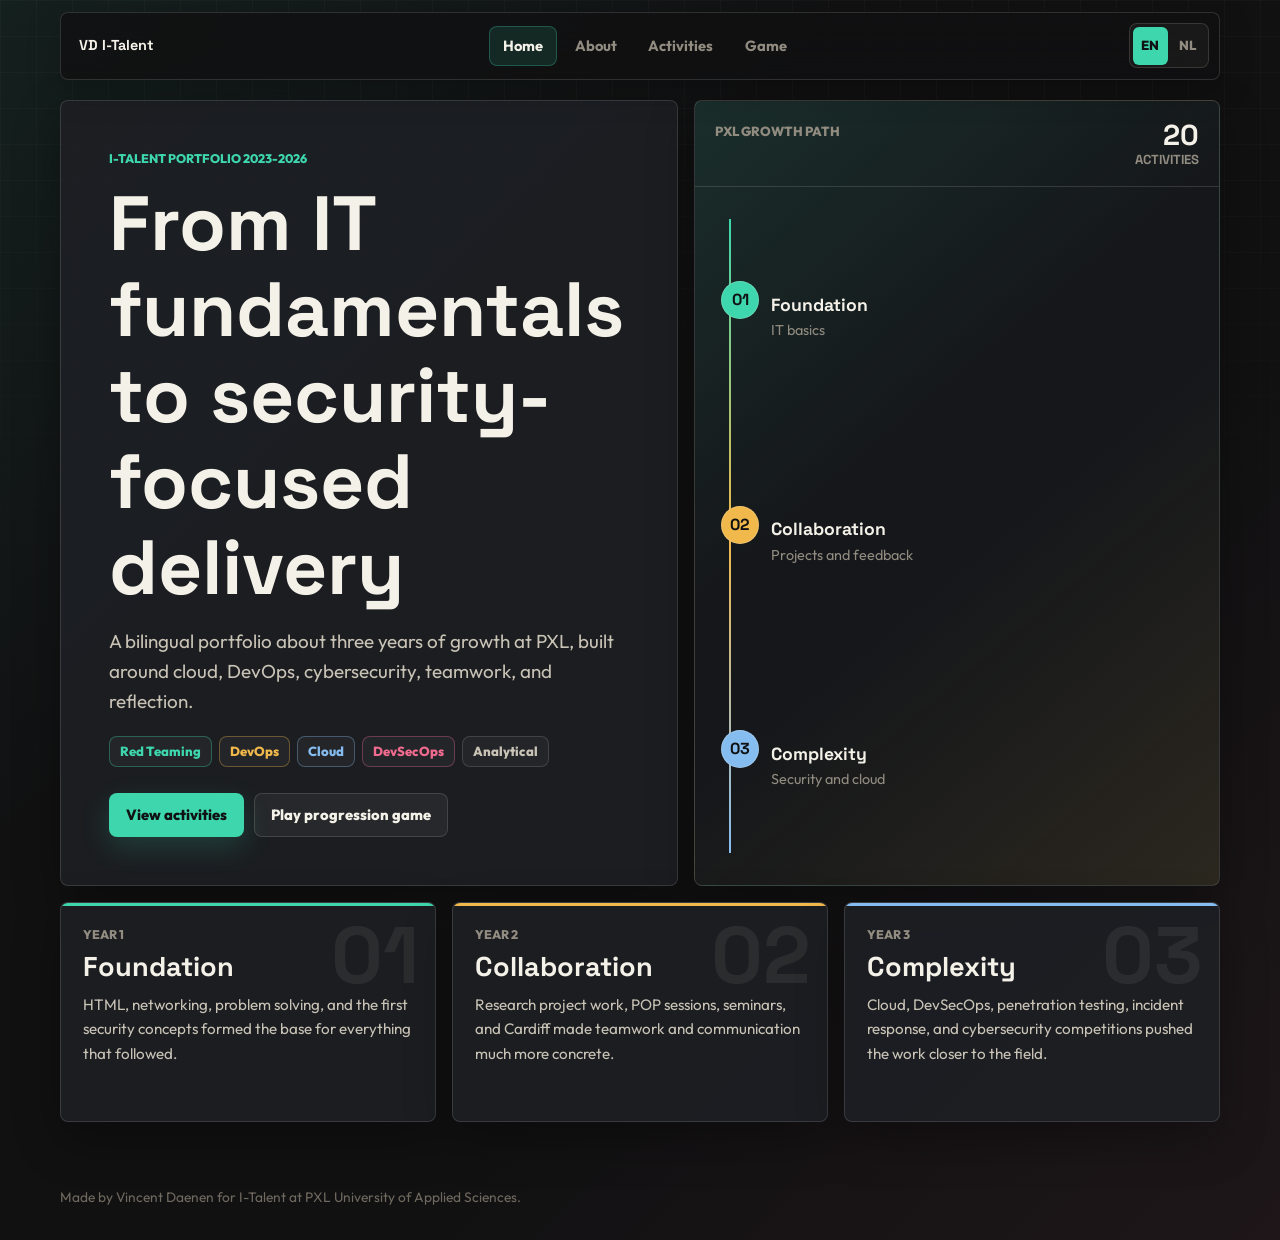
<file: index.html>
<!doctype html>
<html lang="en">
<head>
  <meta charset="UTF-8">
  <meta name="viewport" content="width=device-width, initial-scale=1.0">
  <title>Vincent Daenen | I-Talent Portfolio</title>
  <link rel="preconnect" href="https://fonts.googleapis.com">
  <link rel="preconnect" href="https://fonts.gstatic.com" crossorigin>
  <link href="https://fonts.googleapis.com/css2?family=Outfit:wght@300;400;500;700;800&family=Space+Grotesk:wght@400;500;700;800&display=swap" rel="stylesheet">
  <link rel="stylesheet" href="assets/css/style.css">
</head>
<body data-title-key="title.home">
  <header class="site-header">
    <a class="logo" href="index.html">VD I-Talent</a>
    <nav class="site-nav" aria-label="Main navigation">
      <a href="index.html" data-i18n="nav.home">Home</a>
      <a href="voorstellen.html" data-i18n="nav.about">About</a>
      <a href="activiteiten.html" data-i18n="nav.activities">Activities</a>
      <a href="game.html" data-i18n="nav.game">Game</a>
    </nav>
    <div class="language-toggle" role="group" data-i18n-aria="language.label" aria-label="Language">
      <button type="button" data-lang-choice="en">EN</button>
      <button type="button" data-lang-choice="nl">NL</button>
    </div>
  </header>

  <main class="container home-page">
    <section class="hero-layout">
      <div class="hero-copy">
        <p class="eyebrow" data-i18n="home.eyebrow">I-Talent portfolio 2023-2026</p>
        <h1 data-i18n="home.title">From IT fundamentals to security-focused delivery</h1>
        <p class="lead" data-i18n="home.lead">A bilingual portfolio about three years of growth at PXL, built around cloud, DevOps, cybersecurity, teamwork, and reflection.</p>
        <div class="skill-tags" aria-label="Focus areas">
          <span class="skill-tag teal">Red Teaming</span>
          <span class="skill-tag amber">DevOps</span>
          <span class="skill-tag blue">Cloud</span>
          <span class="skill-tag rose">DevSecOps</span>
          <span class="skill-tag" data-i18n="home.tag.analysis">Analytical</span>
        </div>
        <div class="cta-row">
          <a class="btn btn-primary" href="activiteiten.html" data-i18n="home.cta.activities">View activities</a>
          <a class="btn btn-ghost" href="game.html" data-i18n="home.cta.game">Play progression game</a>
        </div>
      </div>

      <aside class="progress-board" data-i18n-aria="home.board.aria" aria-label="Three year progression">
        <div class="board-header">
          <p class="board-kicker" data-i18n="home.board.kicker">PXL growth path</p>
          <p class="board-score">20 <span data-i18n="home.board.activities">activities</span></p>
        </div>
        <div class="progress-lane">
          <div class="lane-node node-one">
            <span>01</span>
            <strong data-i18n="home.year1.title">Foundation</strong>
            <small data-i18n="home.year1.short">IT basics</small>
          </div>
          <div class="lane-node node-two">
            <span>02</span>
            <strong data-i18n="home.year2.title">Collaboration</strong>
            <small data-i18n="home.year2.short">Projects and feedback</small>
          </div>
          <div class="lane-node node-three">
            <span>03</span>
            <strong data-i18n="home.year3.title">Complexity</strong>
            <small data-i18n="home.year3.short">Security and cloud</small>
          </div>
        </div>
      </aside>
    </section>

    <section class="year-grid" aria-label="Portfolio years">
      <article class="year-card" data-year="1">
        <span class="year-number">01</span>
        <p class="year-label" data-i18n="home.year1.label">Year 1</p>
        <h2 data-i18n="home.year1.title">Foundation</h2>
        <p data-i18n="home.year1.body">HTML, networking, problem solving, and the first security concepts formed the base for everything that followed.</p>
      </article>
      <article class="year-card" data-year="2">
        <span class="year-number">02</span>
        <p class="year-label" data-i18n="home.year2.label">Year 2</p>
        <h2 data-i18n="home.year2.title">Collaboration</h2>
        <p data-i18n="home.year2.body">Research project work, POP sessions, seminars, and Cardiff made teamwork and communication much more concrete.</p>
      </article>
      <article class="year-card" data-year="3">
        <span class="year-number">03</span>
        <p class="year-label" data-i18n="home.year3.label">Year 3</p>
        <h2 data-i18n="home.year3.title">Complexity</h2>
        <p data-i18n="home.year3.body">Cloud, DevSecOps, penetration testing, incident response, and cybersecurity competitions pushed the work closer to the field.</p>
      </article>
    </section>
  </main>

  <footer class="site-footer">
    <p data-i18n="footer.text">Made by Vincent Daenen for I-Talent at PXL University of Applied Sciences.</p>
  </footer>

  <script src="assets/js/main.js"></script>
</body>
</html>
</file>
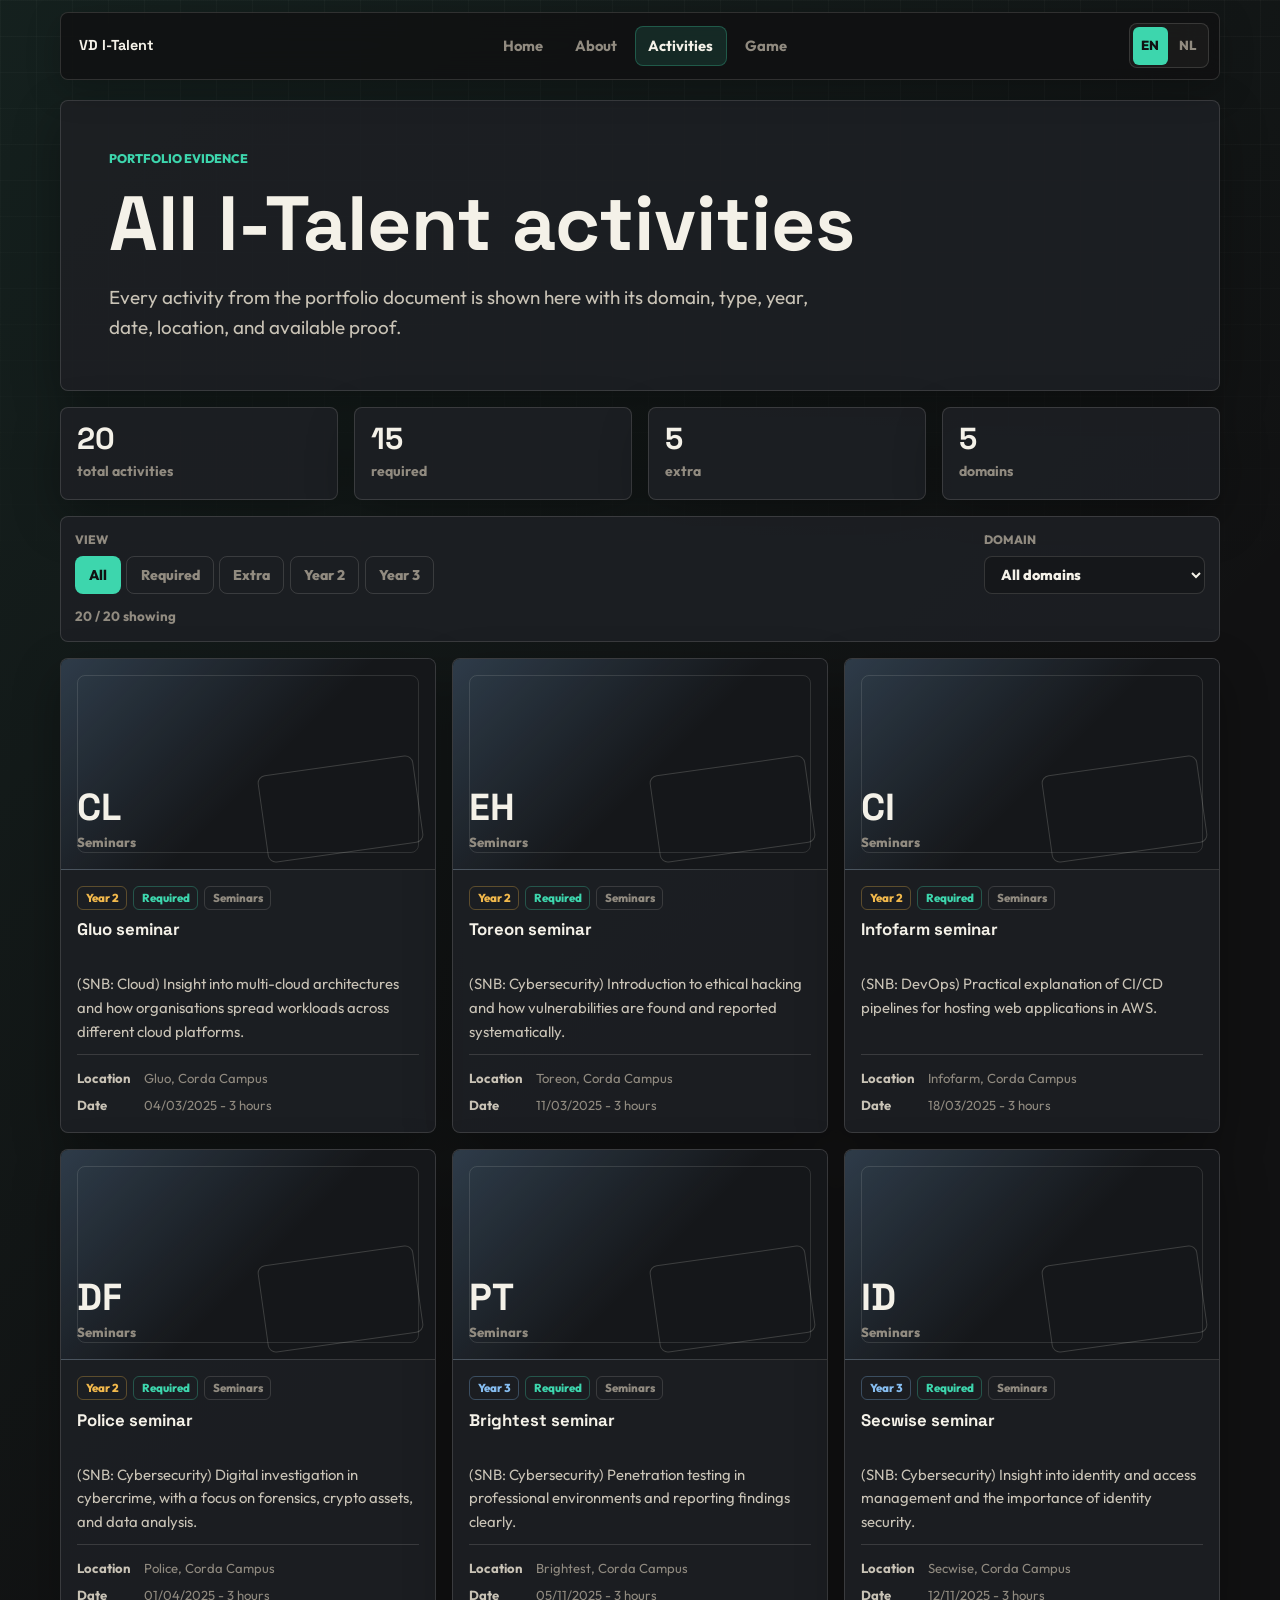
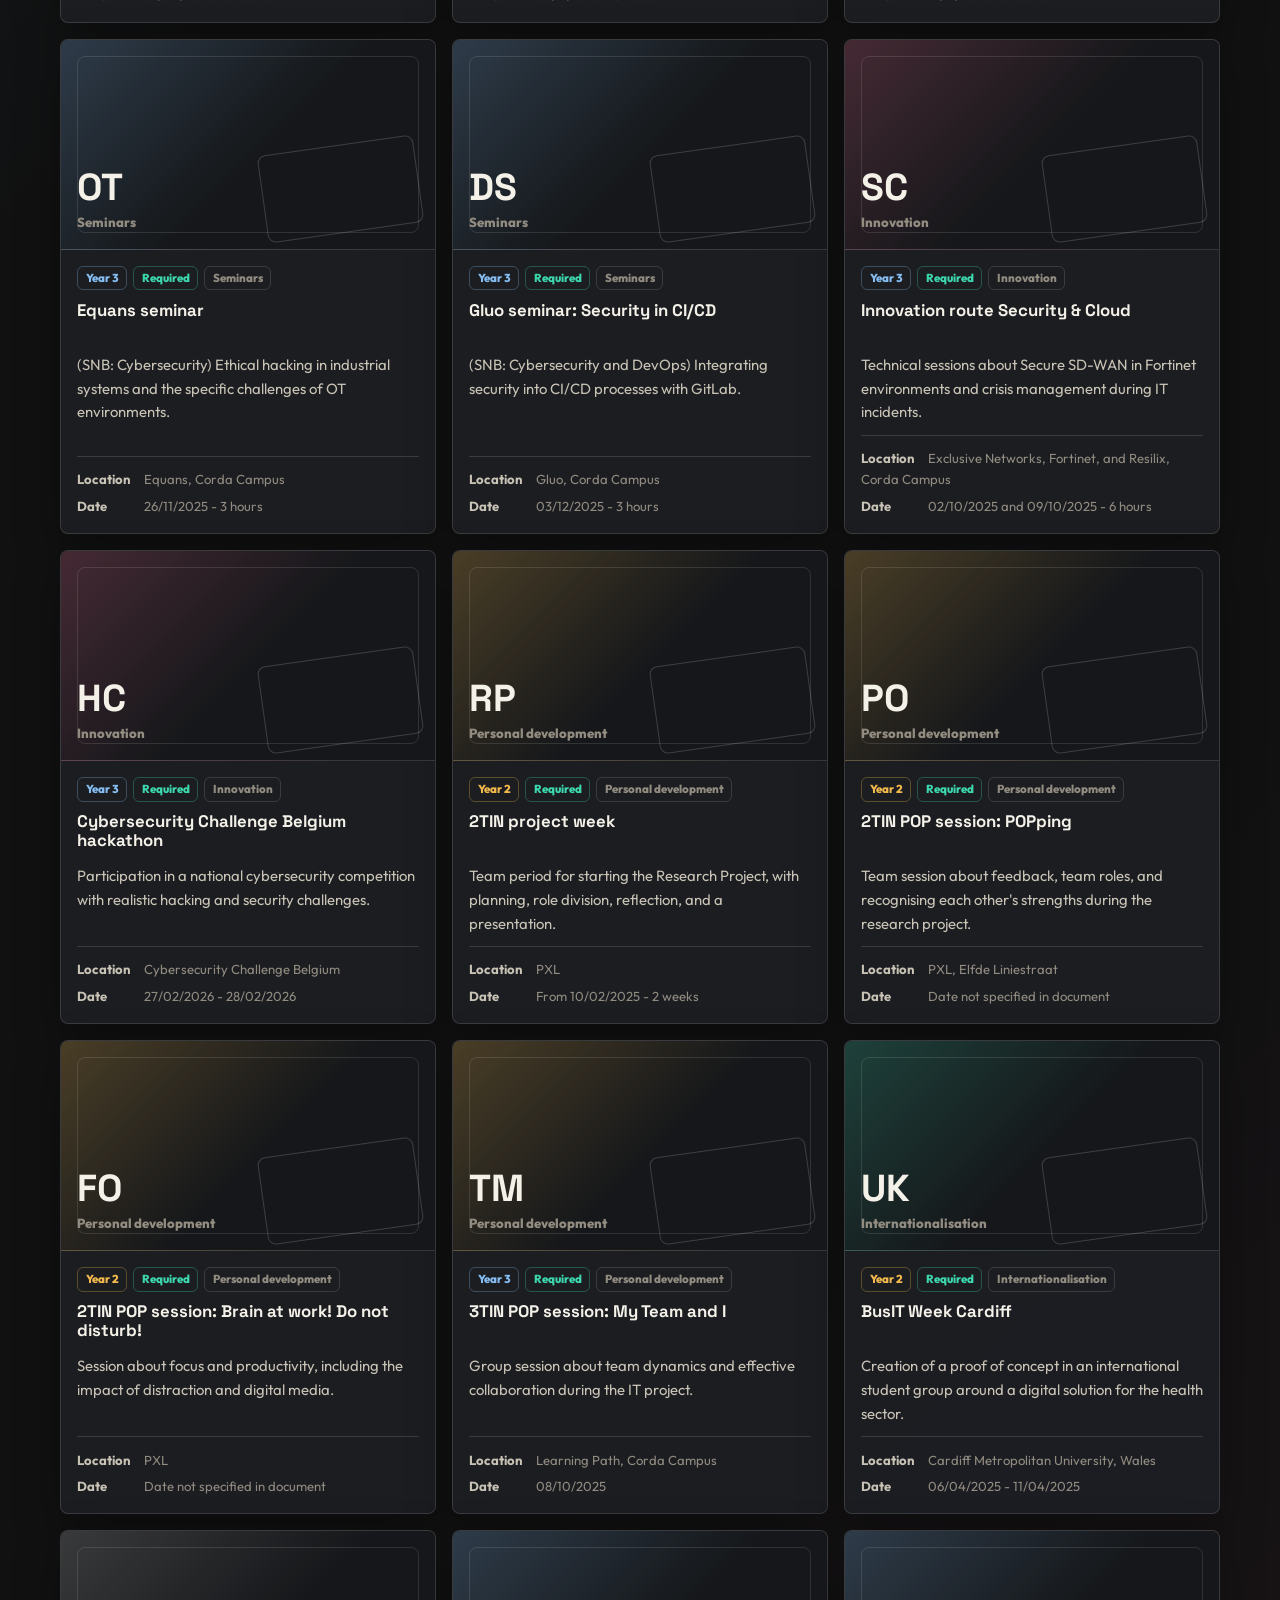
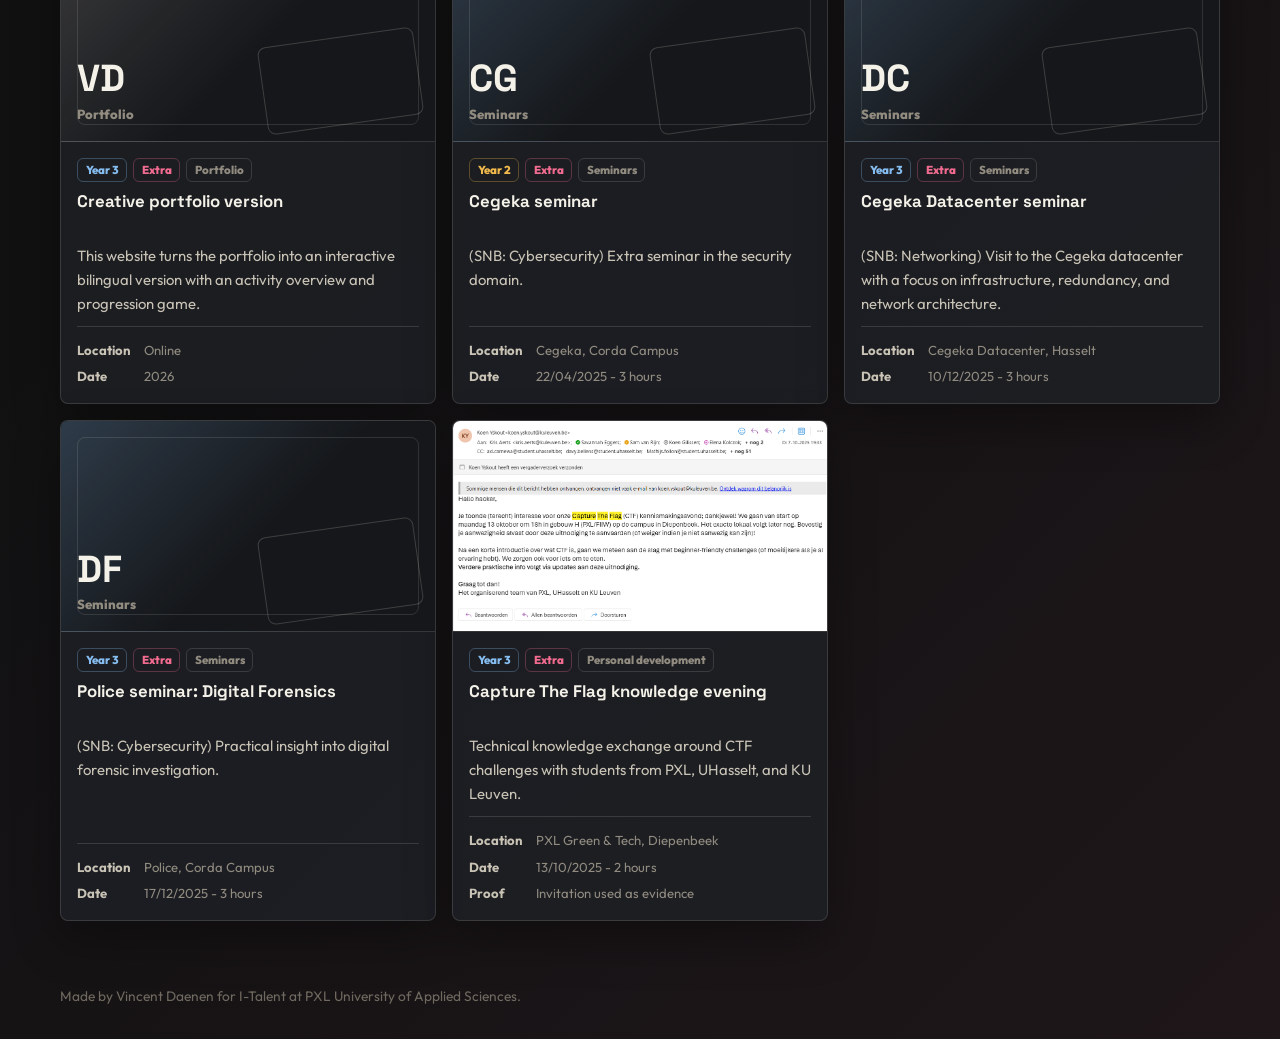
<file: activiteiten.html>
<!doctype html>
<html lang="en">
<head>
  <meta charset="UTF-8">
  <meta name="viewport" content="width=device-width, initial-scale=1.0">
  <title>Activities | Vincent Daenen</title>
  <link rel="preconnect" href="https://fonts.googleapis.com">
  <link rel="preconnect" href="https://fonts.gstatic.com" crossorigin>
  <link href="https://fonts.googleapis.com/css2?family=Outfit:wght@300;400;500;700;800&family=Space+Grotesk:wght@400;500;700;800&display=swap" rel="stylesheet">
  <link rel="stylesheet" href="assets/css/style.css">
</head>
<body data-title-key="title.activities">
  <header class="site-header">
    <a class="logo" href="index.html">VD I-Talent</a>
    <nav class="site-nav" aria-label="Main navigation">
      <a href="index.html" data-i18n="nav.home">Home</a>
      <a href="voorstellen.html" data-i18n="nav.about">About</a>
      <a href="activiteiten.html" data-i18n="nav.activities">Activities</a>
      <a href="game.html" data-i18n="nav.game">Game</a>
    </nav>
    <div class="language-toggle" role="group" data-i18n-aria="language.label" aria-label="Language">
      <button type="button" data-lang-choice="en">EN</button>
      <button type="button" data-lang-choice="nl">NL</button>
    </div>
  </header>

  <main class="container page">
    <section class="page-intro">
      <p class="eyebrow" data-i18n="activities.eyebrow">Portfolio evidence</p>
      <h1 data-i18n="activities.title">All I-Talent activities</h1>
      <p class="lead" data-i18n="activities.lead">Every activity from the portfolio document is shown here with its domain, type, year, date, location, and available proof.</p>
    </section>

    <section id="activity-stats" class="activity-stats" aria-label="Activity totals"></section>
    <section class="filters" id="activity-filters" aria-label="Activity filters"></section>
    <section id="activiteiten-grid" class="activities-grid" aria-live="polite"></section>
  </main>

  <footer class="site-footer">
    <p data-i18n="footer.text">Made by Vincent Daenen for I-Talent at PXL University of Applied Sciences.</p>
  </footer>

  <script src="assets/js/main.js"></script>
  <script src="assets/js/activiteiten.js"></script>
</body>
</html>
</file>
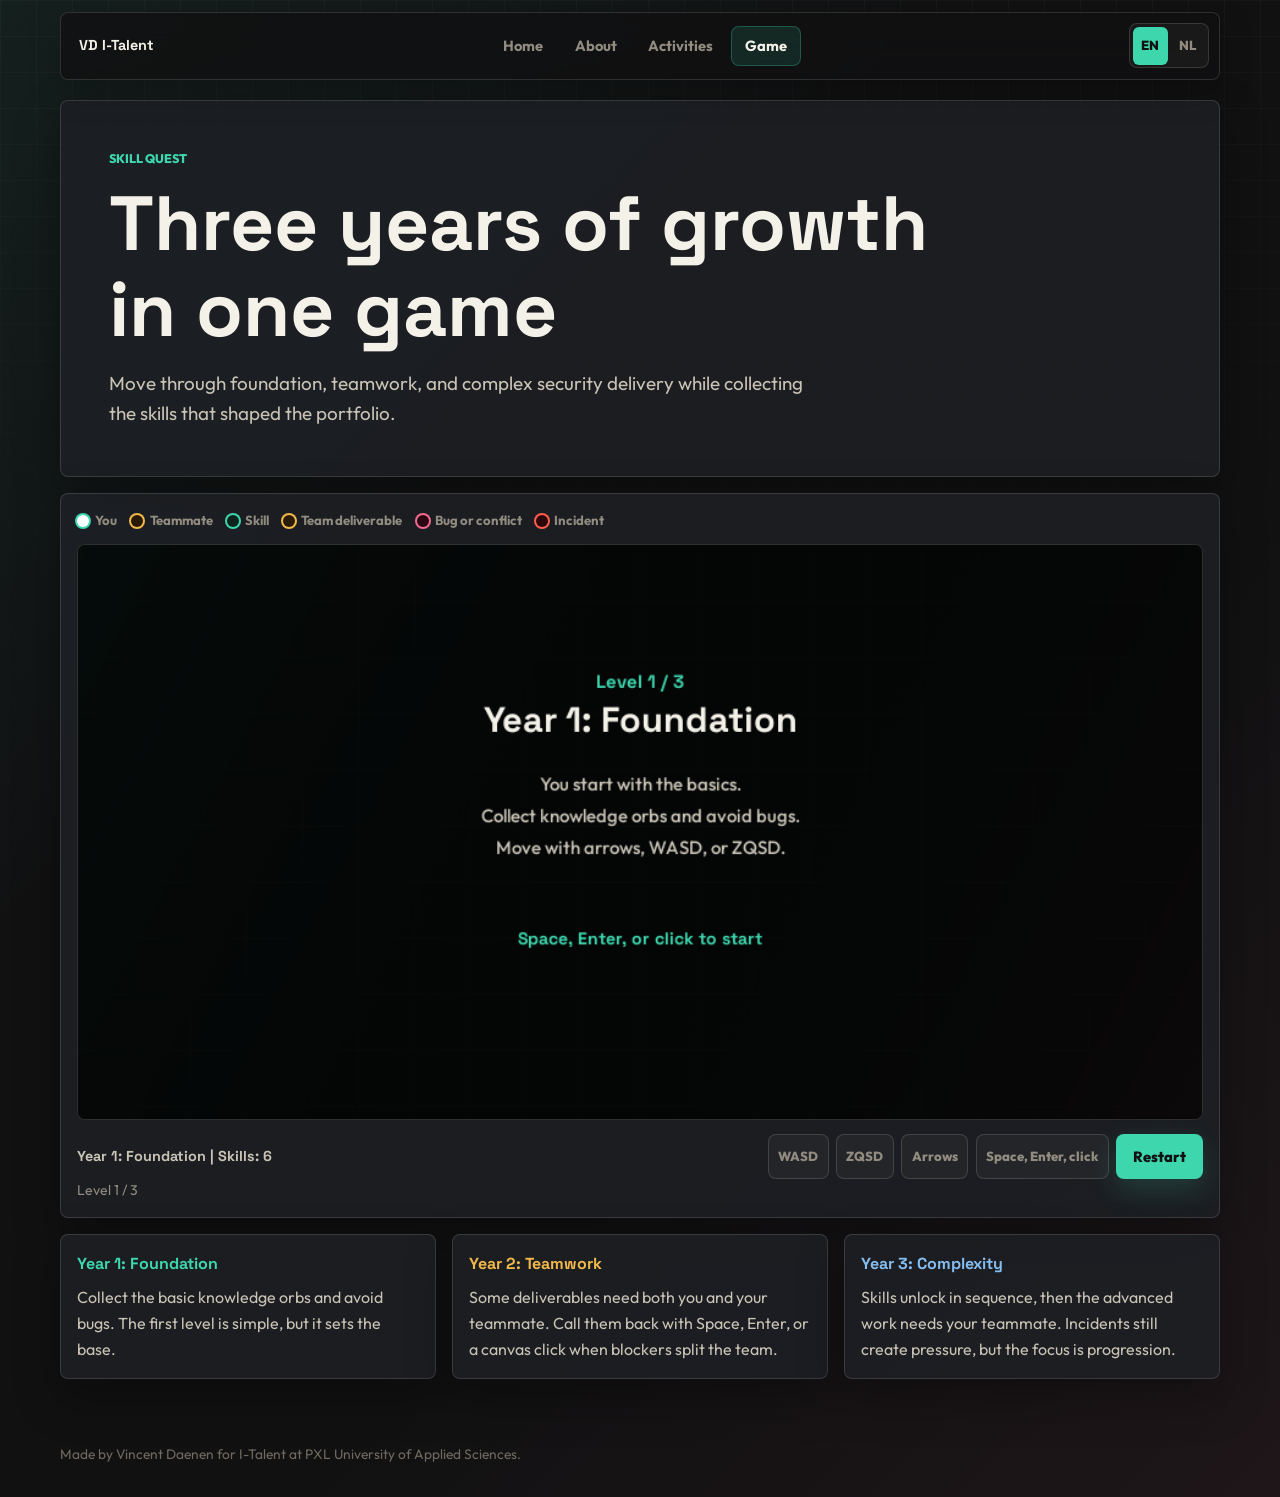
<file: game.html>
<!doctype html>
<html lang="en">
<head>
  <meta charset="UTF-8">
  <meta name="viewport" content="width=device-width, initial-scale=1.0">
  <title>Progression Game | Vincent Daenen</title>
  <link rel="preconnect" href="https://fonts.googleapis.com">
  <link rel="preconnect" href="https://fonts.gstatic.com" crossorigin>
  <link href="https://fonts.googleapis.com/css2?family=Outfit:wght@300;400;500;700;800&family=Space+Grotesk:wght@400;500;700;800&display=swap" rel="stylesheet">
  <link rel="stylesheet" href="assets/css/style.css">
</head>
<body data-title-key="title.game">
  <header class="site-header">
    <a class="logo" href="index.html">VD I-Talent</a>
    <nav class="site-nav" aria-label="Main navigation">
      <a href="index.html" data-i18n="nav.home">Home</a>
      <a href="voorstellen.html" data-i18n="nav.about">About</a>
      <a href="activiteiten.html" data-i18n="nav.activities">Activities</a>
      <a href="game.html" data-i18n="nav.game">Game</a>
    </nav>
    <div class="language-toggle" role="group" data-i18n-aria="language.label" aria-label="Language">
      <button type="button" data-lang-choice="en">EN</button>
      <button type="button" data-lang-choice="nl">NL</button>
    </div>
  </header>

  <main class="container page">
    <section class="page-intro">
      <p class="eyebrow" data-i18n="game.eyebrow">Skill Quest</p>
      <h1 data-i18n="game.title">Three years of growth in one game</h1>
      <p class="lead" data-i18n="game.lead">Move through foundation, teamwork, and complex security delivery while collecting the skills that shaped the portfolio.</p>
    </section>

    <section class="game-shell">
      <div class="game-legend">
        <span class="legend-item"><span class="legend-dot legend-player"></span><span data-i18n="game.legend.player">You</span></span>
        <span class="legend-item"><span class="legend-dot legend-team"></span><span data-i18n="game.legend.team">Teammate</span></span>
        <span class="legend-item"><span class="legend-dot legend-orb"></span><span data-i18n="game.legend.skill">Skill</span></span>
        <span class="legend-item"><span class="legend-dot legend-team-orb"></span><span data-i18n="game.legend.teamorb">Team deliverable</span></span>
        <span class="legend-item"><span class="legend-dot legend-bug"></span><span data-i18n="game.legend.blocker">Bug or conflict</span></span>
        <span class="legend-item"><span class="legend-dot legend-incident"></span><span data-i18n="game.legend.incident">Incident</span></span>
      </div>

      <canvas id="gameCanvas" width="920" height="470" data-i18n-aria="game.canvas.aria" aria-label="Skill Quest progression game"></canvas>

      <div class="game-info">
        <p id="gameStatus">Loading...</p>
        <div class="game-actions">
          <span class="control-chip">WASD</span>
          <span class="control-chip">ZQSD</span>
          <span class="control-chip" data-i18n="game.controls.arrows">Arrows</span>
          <span class="control-chip" data-i18n="game.controls.action">Space, Enter, click</span>
          <button id="restartBtn" class="btn btn-primary" type="button" data-i18n="game.restart">Restart</button>
        </div>
      </div>
      <p id="gameNarrative" class="mini-note">Level 1 / 3</p>
    </section>

    <section class="game-guide">
      <article class="guide-card">
        <p class="guide-year year-one" data-i18n="game.guide.year1">Year 1: Foundation</p>
        <p data-i18n="game.guide.year1.body">Collect the basic knowledge orbs and avoid bugs. The first level is simple, but it sets the base.</p>
      </article>
      <article class="guide-card">
        <p class="guide-year year-two" data-i18n="game.guide.year2">Year 2: Teamwork</p>
        <p data-i18n="game.guide.year2.body">Some deliverables need both you and your teammate. Call them back with Space when blockers split the team.</p>
      </article>
      <article class="guide-card">
        <p class="guide-year year-three" data-i18n="game.guide.year3">Year 3: Complexity</p>
        <p data-i18n="game.guide.year3.body">Skills unlock in sequence, then the advanced work needs your teammate. Incidents still create pressure, but the focus is progression.</p>
      </article>
    </section>
  </main>

  <footer class="site-footer">
    <p data-i18n="footer.text">Made by Vincent Daenen for I-Talent at PXL University of Applied Sciences.</p>
  </footer>

  <script src="assets/js/main.js"></script>
  <script src="assets/js/game.js"></script>
</body>
</html>
</file>
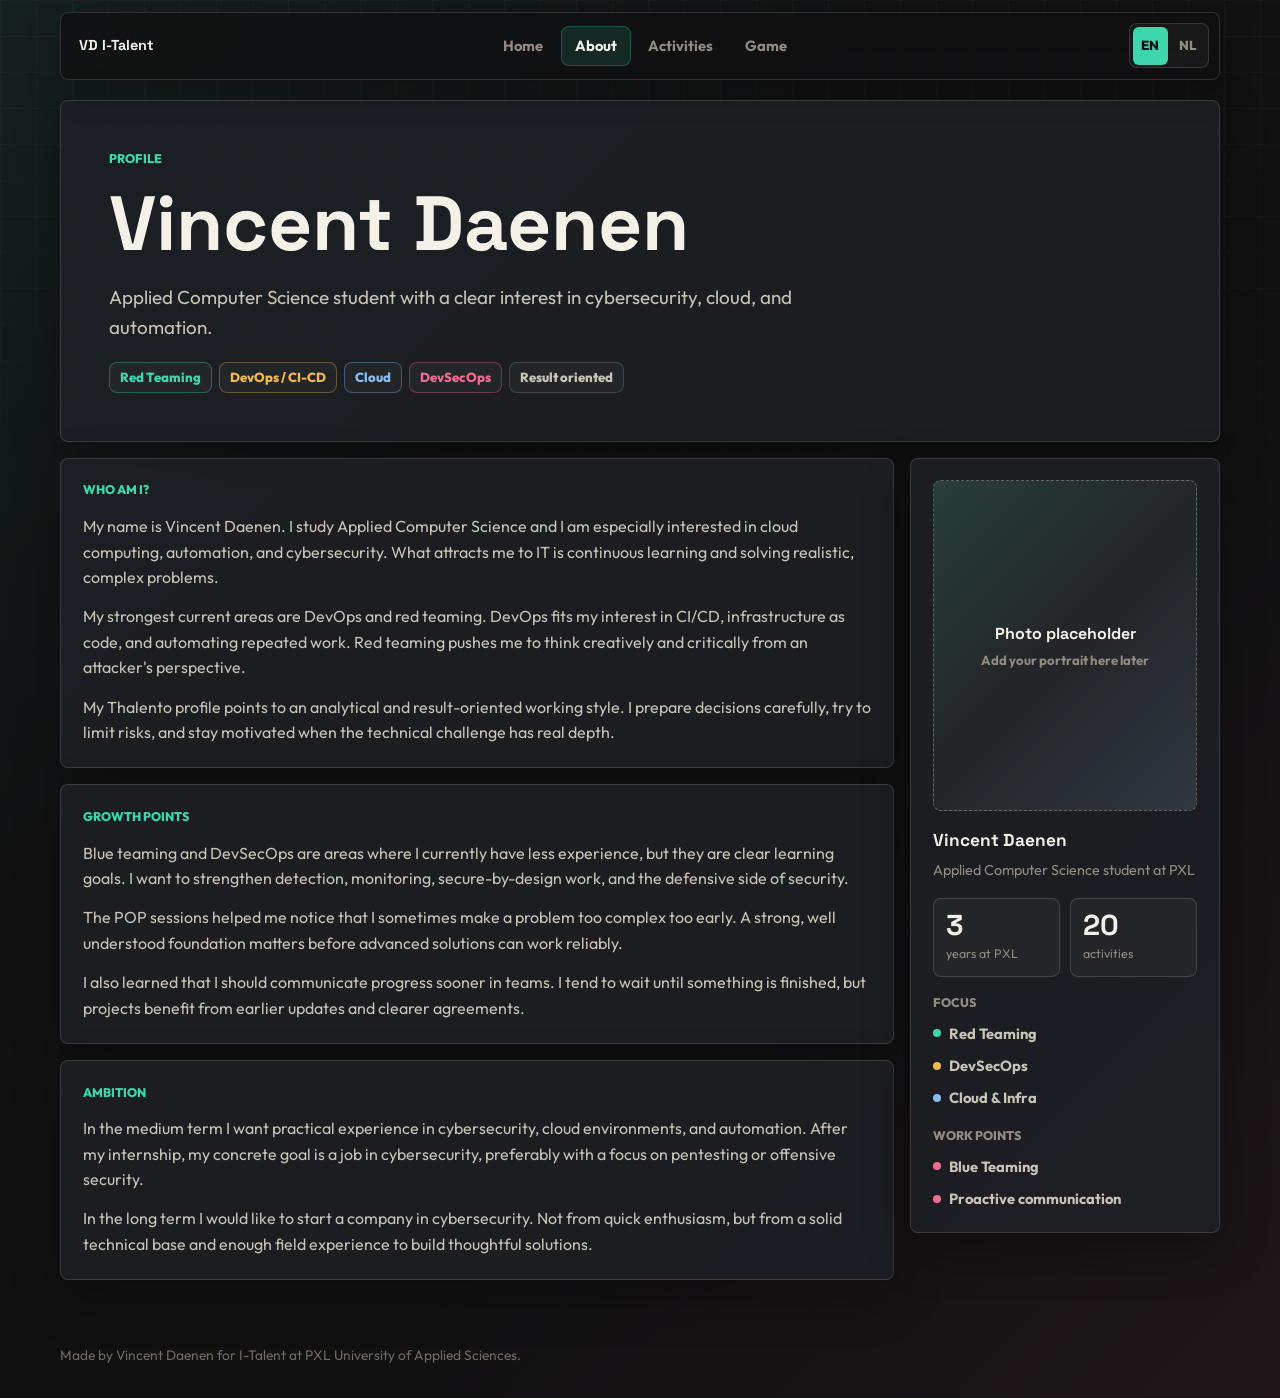
<file: voorstellen.html>
<!doctype html>
<html lang="en">
<head>
  <meta charset="UTF-8">
  <meta name="viewport" content="width=device-width, initial-scale=1.0">
  <title>About | Vincent Daenen</title>
  <link rel="preconnect" href="https://fonts.googleapis.com">
  <link rel="preconnect" href="https://fonts.gstatic.com" crossorigin>
  <link href="https://fonts.googleapis.com/css2?family=Outfit:wght@300;400;500;700;800&family=Space+Grotesk:wght@400;500;700;800&display=swap" rel="stylesheet">
  <link rel="stylesheet" href="assets/css/style.css">
</head>
<body data-title-key="title.about">
  <header class="site-header">
    <a class="logo" href="index.html">VD I-Talent</a>
    <nav class="site-nav" aria-label="Main navigation">
      <a href="index.html" data-i18n="nav.home">Home</a>
      <a href="voorstellen.html" data-i18n="nav.about">About</a>
      <a href="activiteiten.html" data-i18n="nav.activities">Activities</a>
      <a href="game.html" data-i18n="nav.game">Game</a>
    </nav>
    <div class="language-toggle" role="group" data-i18n-aria="language.label" aria-label="Language">
      <button type="button" data-lang-choice="en">EN</button>
      <button type="button" data-lang-choice="nl">NL</button>
    </div>
  </header>

  <main class="container page">
    <section class="page-intro">
      <p class="eyebrow" data-i18n="about.eyebrow">Profile</p>
      <h1>Vincent Daenen</h1>
      <p class="lead" data-i18n="about.lead">Applied Computer Science student with a clear interest in cybersecurity, cloud, and automation.</p>
      <div class="skill-tags" aria-label="Focus areas">
        <span class="skill-tag teal">Red Teaming</span>
        <span class="skill-tag amber">DevOps / CI-CD</span>
        <span class="skill-tag blue">Cloud</span>
        <span class="skill-tag rose">DevSecOps</span>
        <span class="skill-tag" data-i18n="about.tag.result">Result oriented</span>
      </div>
    </section>

    <section class="about-layout">
      <div class="about-main">
        <article class="text-panel">
          <p class="eyebrow" data-i18n="about.who.kicker">Who am I?</p>
          <p data-i18n="about.who.p1">My name is Vincent Daenen. I study Applied Computer Science and I am especially interested in cloud computing, automation, and cybersecurity. What attracts me to IT is continuous learning and solving realistic, complex problems.</p>
          <p data-i18n="about.who.p2">My strongest current areas are DevOps and red teaming. DevOps fits my interest in CI/CD, infrastructure as code, and automating repeated work. Red teaming pushes me to think creatively and critically from an attacker's perspective.</p>
          <p data-i18n="about.who.p3">My Thalento profile points to an analytical and result-oriented working style. I prepare decisions carefully, try to limit risks, and stay motivated when the technical challenge has real depth.</p>
        </article>

        <article class="text-panel">
          <p class="eyebrow" data-i18n="about.growth.kicker">Growth points</p>
          <p data-i18n="about.growth.p1">Blue teaming and DevSecOps are areas where I currently have less experience, but they are clear learning goals. I want to strengthen detection, monitoring, secure-by-design work, and the defensive side of security.</p>
          <p data-i18n="about.growth.p2">The POP sessions helped me notice that I sometimes make a problem too complex too early. A strong, well understood foundation matters before advanced solutions can work reliably.</p>
          <p data-i18n="about.growth.p3">I also learned that I should communicate progress sooner in teams. I tend to wait until something is finished, but projects benefit from earlier updates and clearer agreements.</p>
        </article>

        <article class="text-panel">
          <p class="eyebrow" data-i18n="about.ambition.kicker">Ambition</p>
          <p data-i18n="about.ambition.p1">In the medium term I want practical experience in cybersecurity, cloud environments, and automation. After my internship, my concrete goal is a job in cybersecurity, preferably with a focus on pentesting or offensive security.</p>
          <p data-i18n="about.ambition.p2">In the long term I would like to start a company in cybersecurity. Not from quick enthusiasm, but from a solid technical base and enough field experience to build thoughtful solutions.</p>
        </article>
      </div>

      <aside class="profile-panel">
        <div class="profile-photo-placeholder">
          <span data-i18n="about.photo.placeholder">Photo placeholder</span>
          <small data-i18n="about.photo.note">Add your portrait here later</small>
        </div>
        <p class="profile-name">Vincent Daenen</p>
        <p class="profile-role" data-i18n="about.role">Applied Computer Science student at PXL</p>

        <div class="profile-stats">
          <div class="profile-stat">
            <span class="stat-num">3</span>
            <span class="stat-label" data-i18n="about.stats.years">years at PXL</span>
          </div>
          <div class="profile-stat">
            <span class="stat-num">20</span>
            <span class="stat-label" data-i18n="about.stats.activities">activities</span>
          </div>
        </div>

        <div class="focus-section">
          <p class="focus-label" data-i18n="about.focus">Focus</p>
          <div class="focus-item"><span class="focus-dot dot-teal"></span>Red Teaming</div>
          <div class="focus-item"><span class="focus-dot dot-amber"></span>DevSecOps</div>
          <div class="focus-item"><span class="focus-dot dot-blue"></span>Cloud &amp; Infra</div>
        </div>

        <div class="focus-section">
          <p class="focus-label" data-i18n="about.workpoints">Work points</p>
          <div class="focus-item"><span class="focus-dot dot-rose"></span>Blue Teaming</div>
          <div class="focus-item"><span class="focus-dot dot-rose"></span><span data-i18n="about.workpoint.communication">Proactive communication</span></div>
        </div>
      </aside>
    </section>
  </main>

  <footer class="site-footer">
    <p data-i18n="footer.text">Made by Vincent Daenen for I-Talent at PXL University of Applied Sciences.</p>
  </footer>

  <script src="assets/js/main.js"></script>
</body>
</html>
</file>
<file: assets/css/style.css>
:root {
  --bg: #111112;
  --bg-soft: #17191c;
  --surface: #1d2024;
  --surface-strong: #24282e;
  --surface-subtle: #15171a;
  --text: #f4f1e8;
  --text-soft: #c9c3b6;
  --muted: #918b80;
  --stroke: rgba(244, 241, 232, 0.14);
  --stroke-strong: rgba(244, 241, 232, 0.22);
  --teal: #3dd6ad;
  --amber: #f1b84b;
  --blue: #86bdf0;
  --rose: #f06b8f;
  --ink: #101112;
  --radius: 8px;
  --ease-out: cubic-bezier(0.23, 1, 0.32, 1);
  --ease-in-out: cubic-bezier(0.77, 0, 0.175, 1);
  --shadow: 0 18px 48px rgba(0, 0, 0, 0.32);
}

*,
*::before,
*::after {
  box-sizing: border-box;
}

html {
  scroll-behavior: smooth;
}

@media (prefers-reduced-motion: reduce) {
  html {
    scroll-behavior: auto;
  }
}

body {
  min-height: 100vh;
  margin: 0;
  color: var(--text);
  font-family: "Outfit", system-ui, sans-serif;
  line-height: 1.6;
  background:
    linear-gradient(135deg, rgba(61, 214, 173, 0.08), transparent 34%),
    linear-gradient(315deg, rgba(240, 107, 143, 0.06), transparent 36%),
    var(--bg);
  -webkit-font-smoothing: antialiased;
}

body::before {
  content: "";
  position: fixed;
  inset: 0;
  z-index: -1;
  pointer-events: none;
  background-image:
    linear-gradient(rgba(244, 241, 232, 0.035) 1px, transparent 1px),
    linear-gradient(90deg, rgba(244, 241, 232, 0.035) 1px, transparent 1px);
  background-size: 36px 36px;
  mask-image: linear-gradient(to bottom, rgba(0, 0, 0, 0.8), transparent 78%);
}

h1,
h2,
h3,
h4 {
  margin: 0;
  color: var(--text);
  font-family: "Space Grotesk", system-ui, sans-serif;
  font-weight: 800;
  line-height: 1.12;
  letter-spacing: 0;
}

h1 {
  max-width: 840px;
  font-size: clamp(2.2rem, 6vw, 4.9rem);
}

h2 {
  font-size: clamp(1.25rem, 2.4vw, 1.7rem);
}

h3 {
  font-size: 1.05rem;
}

p {
  margin: 0;
  color: var(--text-soft);
}

a {
  color: inherit;
  text-decoration: none;
}

button,
input,
select {
  font: inherit;
}

strong {
  color: var(--text);
}

.container,
.site-header,
.site-footer {
  width: min(1160px, calc(100% - 2rem));
  margin-inline: auto;
}

.container {
  padding-block: 1.25rem 4rem;
}

.page {
  display: grid;
  gap: 1rem;
}

.site-header {
  position: sticky;
  top: 0.75rem;
  z-index: 20;
  display: grid;
  grid-template-columns: auto 1fr auto;
  align-items: center;
  gap: 1rem;
  margin-top: 0.75rem;
  padding: 0.65rem;
  border: 1px solid var(--stroke);
  border-radius: var(--radius);
  background: rgba(17, 17, 18, 0.82);
  box-shadow: 0 10px 34px rgba(0, 0, 0, 0.22);
  backdrop-filter: blur(18px);
}

.logo {
  padding-inline: 0.45rem;
  color: var(--text);
  font-family: "Space Grotesk", system-ui, sans-serif;
  font-size: 0.9rem;
  font-weight: 800;
  letter-spacing: 0;
  white-space: nowrap;
}

.site-nav {
  display: flex;
  justify-content: center;
  gap: 0.25rem;
}

.site-nav a,
.language-toggle button,
.filter-chip,
.btn {
  min-height: 38px;
}

.site-nav a {
  display: inline-flex;
  align-items: center;
  border: 1px solid transparent;
  border-radius: var(--radius);
  padding: 0.45rem 0.8rem;
  color: var(--muted);
  font-size: 0.92rem;
  font-weight: 700;
  transition:
    color 160ms ease,
    background-color 160ms ease,
    border-color 160ms ease,
    transform 120ms var(--ease-out);
}

.site-nav a.active {
  color: var(--text);
  background: rgba(61, 214, 173, 0.12);
  border-color: rgba(61, 214, 173, 0.28);
}

.language-toggle {
  display: inline-flex;
  align-items: center;
  gap: 0.15rem;
  padding: 0.15rem;
  border: 1px solid var(--stroke);
  border-radius: var(--radius);
  background: rgba(244, 241, 232, 0.04);
}

.language-toggle button {
  border: 0;
  border-radius: 6px;
  padding: 0.35rem 0.55rem;
  color: var(--muted);
  background: transparent;
  cursor: pointer;
  font-size: 0.82rem;
  font-weight: 800;
  transition:
    color 160ms ease,
    background-color 160ms ease,
    transform 120ms var(--ease-out);
}

.language-toggle button.active {
  color: var(--ink);
  background: var(--teal);
}

.site-nav a:active,
.language-toggle button:active,
.filter-chip:active,
.btn:active {
  transform: scale(0.97);
}

@media (hover: hover) and (pointer: fine) {
  .site-nav a:hover,
  .language-toggle button:hover,
  .filter-chip:hover {
    color: var(--text);
    background: rgba(244, 241, 232, 0.08);
    border-color: var(--stroke);
  }
}

.home-page {
  display: grid;
  gap: 1rem;
}

.hero-layout {
  display: grid;
  grid-template-columns: minmax(0, 1.08fr) minmax(320px, 0.92fr);
  gap: 1rem;
  align-items: stretch;
  min-height: min(680px, calc(100vh - 8rem));
}

.hero-copy,
.page-intro,
.progress-board,
.text-panel,
.profile-panel,
.game-shell,
.guide-card,
.year-card,
.activity-card,
.stat-card {
  border: 1px solid var(--stroke);
  border-radius: var(--radius);
  background: rgba(29, 32, 36, 0.9);
  box-shadow: var(--shadow);
}

.hero-copy,
.page-intro {
  display: flex;
  flex-direction: column;
  justify-content: center;
  min-height: 420px;
  padding: clamp(1.4rem, 4vw, 3rem);
}

.page-intro {
  min-height: 280px;
}

.eyebrow {
  margin-bottom: 0.7rem;
  color: var(--teal);
  font-size: 0.78rem;
  font-weight: 800;
  letter-spacing: 0;
  text-transform: uppercase;
}

.lead {
  max-width: 720px;
  margin-top: 1rem;
  color: var(--text-soft);
  font-size: clamp(1rem, 1.8vw, 1.18rem);
}

.mini-note {
  color: var(--muted);
  font-size: 0.88rem;
}

.skill-tags {
  display: flex;
  flex-wrap: wrap;
  gap: 0.45rem;
  margin-top: 1.25rem;
}

.skill-tag {
  display: inline-flex;
  align-items: center;
  min-height: 30px;
  border: 1px solid var(--stroke);
  border-radius: var(--radius);
  padding: 0.24rem 0.62rem;
  color: var(--text-soft);
  background: rgba(244, 241, 232, 0.04);
  font-size: 0.82rem;
  font-weight: 800;
}

.skill-tag.teal {
  color: var(--teal);
  border-color: rgba(61, 214, 173, 0.34);
}

.skill-tag.amber {
  color: var(--amber);
  border-color: rgba(241, 184, 75, 0.34);
}

.skill-tag.blue {
  color: var(--blue);
  border-color: rgba(134, 189, 240, 0.34);
}

.skill-tag.rose {
  color: var(--rose);
  border-color: rgba(240, 107, 143, 0.34);
}

.cta-row {
  display: flex;
  flex-wrap: wrap;
  gap: 0.65rem;
  margin-top: 1.6rem;
}

.btn {
  display: inline-flex;
  align-items: center;
  justify-content: center;
  gap: 0.45rem;
  border: 1px solid transparent;
  border-radius: var(--radius);
  padding: 0.58rem 1rem;
  cursor: pointer;
  font-size: 0.92rem;
  font-weight: 800;
  transition:
    transform 140ms var(--ease-out),
    box-shadow 160ms var(--ease-out),
    background-color 160ms ease,
    border-color 160ms ease;
}

.btn-primary {
  color: var(--ink);
  background: var(--teal);
  box-shadow: 0 10px 28px rgba(61, 214, 173, 0.18);
}

.btn-ghost {
  color: var(--text);
  border-color: var(--stroke);
  background: rgba(244, 241, 232, 0.05);
}

@media (hover: hover) and (pointer: fine) {
  .btn-primary:hover {
    box-shadow: 0 14px 32px rgba(61, 214, 173, 0.26);
  }

  .btn-ghost:hover {
    border-color: var(--stroke-strong);
    background: rgba(244, 241, 232, 0.09);
  }
}

.progress-board {
  display: grid;
  grid-template-rows: auto 1fr;
  min-height: 420px;
  overflow: hidden;
  background:
    linear-gradient(140deg, rgba(61, 214, 173, 0.12), transparent 42%),
    linear-gradient(320deg, rgba(241, 184, 75, 0.1), transparent 44%),
    var(--surface-subtle);
}

.board-header {
  display: flex;
  justify-content: space-between;
  gap: 1rem;
  padding: 1.25rem;
  border-bottom: 1px solid var(--stroke);
}

.board-kicker,
.board-score span {
  color: var(--muted);
  font-size: 0.82rem;
  font-weight: 800;
  text-transform: uppercase;
}

.board-score {
  color: var(--text);
  font-family: "Space Grotesk", system-ui, sans-serif;
  font-size: 1.8rem;
  font-weight: 800;
  line-height: 1;
  text-align: right;
}

.board-score span {
  display: block;
  margin-top: 0.25rem;
}

.progress-lane {
  position: relative;
  display: grid;
  gap: 1rem;
  padding: 1.25rem;
}

.progress-lane::before {
  content: "";
  position: absolute;
  top: 2rem;
  bottom: 2rem;
  left: 2.15rem;
  width: 2px;
  background: linear-gradient(var(--teal), var(--amber), var(--blue));
}

.lane-node {
  position: relative;
  display: grid;
  grid-template-columns: auto 1fr;
  align-content: center;
  column-gap: 0.75rem;
  min-height: 94px;
  padding: 1rem 1rem 1rem 0.4rem;
}

.lane-node span {
  z-index: 1;
  display: grid;
  place-items: center;
  width: 38px;
  height: 38px;
  border: 1px solid var(--stroke-strong);
  border-radius: 50%;
  color: var(--ink);
  font-family: "Space Grotesk", system-ui, sans-serif;
  font-weight: 800;
}

.node-one span {
  background: var(--teal);
}

.node-two span {
  background: var(--amber);
}

.node-three span {
  background: var(--blue);
}

.lane-node strong,
.lane-node small {
  grid-column: 2;
}

.lane-node strong {
  align-self: end;
  color: var(--text);
  font-family: "Space Grotesk", system-ui, sans-serif;
  font-size: 1.1rem;
}

.lane-node small {
  color: var(--muted);
  font-size: 0.9rem;
}

.year-grid {
  display: grid;
  grid-template-columns: repeat(3, minmax(0, 1fr));
  gap: 1rem;
}

.year-card {
  position: relative;
  min-height: 220px;
  overflow: hidden;
  padding: 1.4rem;
  transition:
    transform 180ms var(--ease-out),
    border-color 180ms ease,
    background-color 180ms ease;
}

.year-card::before {
  content: "";
  position: absolute;
  inset: 0 0 auto;
  height: 3px;
  background: var(--teal);
}

.year-card[data-year="2"]::before {
  background: var(--amber);
}

.year-card[data-year="3"]::before {
  background: var(--blue);
}

.year-number {
  position: absolute;
  right: 1rem;
  top: 0.8rem;
  color: rgba(244, 241, 232, 0.07);
  font-family: "Space Grotesk", system-ui, sans-serif;
  font-size: 5rem;
  font-weight: 800;
  line-height: 1;
}

.year-label {
  margin-bottom: 0.45rem;
  color: var(--muted);
  font-size: 0.78rem;
  font-weight: 800;
  text-transform: uppercase;
}

.year-card h2 {
  margin-bottom: 0.65rem;
}

.year-card p:last-child {
  color: var(--text-soft);
  font-size: 0.95rem;
}

@media (hover: hover) and (pointer: fine) {
  .year-card:hover,
  .activity-card:hover {
    transform: translateY(-4px);
    border-color: var(--stroke-strong);
    background: var(--surface-strong);
  }
}

.about-layout {
  display: grid;
  grid-template-columns: minmax(0, 1fr) 310px;
  gap: 1rem;
  align-items: start;
}

.about-main {
  display: grid;
  gap: 1rem;
}

.text-panel {
  display: grid;
  gap: 0.85rem;
  padding: 1.35rem;
}

.text-panel .eyebrow {
  margin-bottom: 0;
}

.profile-panel {
  position: sticky;
  top: 6rem;
  display: grid;
  gap: 1rem;
  padding: 1.35rem;
}

.profile-avatar {
  display: grid;
  place-items: center;
  width: 68px;
  height: 68px;
  border: 1px solid rgba(61, 214, 173, 0.35);
  border-radius: var(--radius);
  color: var(--teal);
  background: rgba(61, 214, 173, 0.1);
  font-family: "Space Grotesk", system-ui, sans-serif;
  font-size: 1.35rem;
  font-weight: 800;
}

.profile-photo-placeholder {
  display: grid;
  place-items: center;
  align-content: center;
  gap: 0.25rem;
  width: 100%;
  aspect-ratio: 4 / 5;
  border: 1px dashed rgba(244, 241, 232, 0.28);
  border-radius: var(--radius);
  background:
    linear-gradient(135deg, rgba(61, 214, 173, 0.14), transparent 48%),
    linear-gradient(315deg, rgba(134, 189, 240, 0.12), transparent 46%),
    rgba(244, 241, 232, 0.04);
}

.profile-photo-placeholder span {
  color: var(--text);
  font-family: "Space Grotesk", system-ui, sans-serif;
  font-size: 1rem;
  font-weight: 800;
}

.profile-photo-placeholder small {
  color: var(--muted);
  font-size: 0.82rem;
  font-weight: 700;
}

.profile-name {
  color: var(--text);
  font-family: "Space Grotesk", system-ui, sans-serif;
  font-size: 1.08rem;
  font-weight: 800;
}

.profile-role {
  margin-top: -0.75rem;
  color: var(--muted);
  font-size: 0.9rem;
}

.profile-stats {
  display: grid;
  grid-template-columns: 1fr 1fr;
  gap: 0.6rem;
}

.profile-stat {
  border: 1px solid var(--stroke);
  border-radius: var(--radius);
  padding: 0.75rem;
  background: rgba(244, 241, 232, 0.04);
}

.stat-num {
  display: block;
  color: var(--text);
  font-family: "Space Grotesk", system-ui, sans-serif;
  font-size: 1.8rem;
  font-weight: 800;
  line-height: 1;
}

.stat-label {
  display: block;
  margin-top: 0.25rem;
  color: var(--muted);
  font-size: 0.78rem;
}

.focus-section {
  display: grid;
  gap: 0.55rem;
}

.focus-label {
  color: var(--muted);
  font-size: 0.78rem;
  font-weight: 800;
  text-transform: uppercase;
}

.focus-item {
  display: flex;
  align-items: center;
  gap: 0.55rem;
  color: var(--text-soft);
  font-size: 0.92rem;
  font-weight: 700;
}

.focus-dot {
  width: 8px;
  height: 8px;
  border-radius: 50%;
  flex: none;
}

.dot-teal {
  background: var(--teal);
}

.dot-amber {
  background: var(--amber);
}

.dot-blue {
  background: var(--blue);
}

.dot-rose {
  background: var(--rose);
}

.activity-stats {
  display: grid;
  grid-template-columns: repeat(4, minmax(0, 1fr));
  gap: 1rem;
}

.stat-card {
  padding: 1rem;
}

.stat-card strong {
  display: block;
  color: var(--text);
  font-family: "Space Grotesk", system-ui, sans-serif;
  font-size: 1.9rem;
  line-height: 1;
}

.stat-card span {
  display: block;
  margin-top: 0.35rem;
  color: var(--muted);
  font-size: 0.88rem;
  font-weight: 700;
}

.filters {
  display: grid;
  gap: 0.75rem;
  border: 1px solid var(--stroke);
  border-radius: var(--radius);
  padding: 0.85rem;
  background: rgba(29, 32, 36, 0.9);
}

.filter-toolbar {
  display: grid;
  grid-template-columns: minmax(0, 1fr) minmax(220px, auto);
  gap: 0.75rem;
  align-items: end;
}

.filter-block {
  display: grid;
  gap: 0.42rem;
}

.filter-label,
.domain-select span {
  color: var(--muted);
  font-size: 0.76rem;
  font-weight: 800;
  text-transform: uppercase;
}

.filter-segment {
  display: flex;
  flex-wrap: wrap;
  gap: 0.35rem;
}

.filter-chip {
  border: 1px solid var(--stroke);
  border-radius: var(--radius);
  padding: 0.42rem 0.82rem;
  color: var(--muted);
  background: transparent;
  cursor: pointer;
  font-size: 0.88rem;
  font-weight: 800;
  transition:
    color 160ms ease,
    background-color 160ms ease,
    border-color 160ms ease,
    transform 120ms var(--ease-out);
}

.filter-chip.active {
  color: var(--ink);
  border-color: transparent;
  background: var(--teal);
}

.domain-select {
  display: grid;
  gap: 0.42rem;
}

.domain-select select {
  min-height: 38px;
  border: 1px solid var(--stroke);
  border-radius: var(--radius);
  padding: 0.42rem 2.2rem 0.42rem 0.75rem;
  color: var(--text);
  background: var(--surface-subtle);
  cursor: pointer;
  font: inherit;
  font-size: 0.9rem;
  font-weight: 800;
}

.filter-summary {
  color: var(--muted);
  font-size: 0.84rem;
  font-weight: 700;
}

.activities-grid {
  display: grid;
  grid-template-columns: repeat(auto-fill, minmax(280px, 1fr));
  gap: 1rem;
}

.activity-card {
  display: flex;
  min-height: 430px;
  overflow: hidden;
  flex-direction: column;
  transition:
    transform 180ms var(--ease-out),
    border-color 180ms ease,
    background-color 180ms ease;
}

.activity-photo,
.activity-visual {
  width: 100%;
  aspect-ratio: 16 / 9;
  border-bottom: 1px solid var(--stroke);
}

.activity-photo {
  display: block;
  object-fit: cover;
  object-position: top left;
  background: var(--surface-subtle);
}

.activity-visual {
  position: relative;
  display: grid;
  align-content: end;
  gap: 0.35rem;
  overflow: hidden;
  padding: 1rem;
  background: var(--surface-subtle);
}

.activity-visual::before {
  content: "";
  position: absolute;
  inset: 1rem;
  border: 1px solid rgba(244, 241, 232, 0.12);
  border-radius: var(--radius);
}

.activity-visual::after {
  content: "";
  position: absolute;
  inset: auto 1rem 1rem auto;
  width: 42%;
  height: 42%;
  border: 1px solid rgba(244, 241, 232, 0.18);
  border-radius: var(--radius);
  transform: rotate(-8deg);
}

.visual-seminar {
  background:
    linear-gradient(135deg, rgba(134, 189, 240, 0.22), transparent 54%),
    var(--surface-subtle);
}

.visual-innovation {
  background:
    linear-gradient(135deg, rgba(240, 107, 143, 0.22), transparent 54%),
    var(--surface-subtle);
}

.visual-development {
  background:
    linear-gradient(135deg, rgba(241, 184, 75, 0.24), transparent 54%),
    var(--surface-subtle);
}

.visual-international {
  background:
    linear-gradient(135deg, rgba(61, 214, 173, 0.22), transparent 54%),
    var(--surface-subtle);
}

.visual-portfolio {
  background:
    linear-gradient(135deg, rgba(244, 241, 232, 0.16), transparent 54%),
    var(--surface-subtle);
}

.visual-mark {
  position: relative;
  z-index: 1;
  color: var(--text);
  font-family: "Space Grotesk", system-ui, sans-serif;
  font-size: 2.35rem;
  font-weight: 800;
  line-height: 1;
}

.visual-caption {
  position: relative;
  z-index: 1;
  color: var(--muted);
  font-size: 0.82rem;
  font-weight: 800;
}

.activity-body {
  display: flex;
  flex: 1;
  flex-direction: column;
  gap: 0.65rem;
  padding: 1rem;
}

.tag-row {
  display: flex;
  flex-wrap: wrap;
  gap: 0.35rem;
}

.tag {
  display: inline-flex;
  align-items: center;
  min-height: 24px;
  border: 1px solid var(--stroke);
  border-radius: 6px;
  padding: 0.12rem 0.48rem;
  color: var(--muted);
  font-size: 0.72rem;
  font-weight: 800;
}

.tag-year-1,
.tag-year-2 {
  color: var(--amber);
  border-color: rgba(241, 184, 75, 0.3);
}

.tag-year-3 {
  color: var(--blue);
  border-color: rgba(134, 189, 240, 0.3);
}

.tag-required {
  color: var(--teal);
  border-color: rgba(61, 214, 173, 0.3);
}

.tag-extra {
  color: var(--rose);
  border-color: rgba(240, 107, 143, 0.3);
}

.activity-card h3 {
  min-height: 2.6rem;
}

.activity-detail {
  color: var(--text-soft);
  font-size: 0.93rem;
}

.activity-meta {
  display: grid;
  gap: 0.35rem;
  margin-top: auto;
  padding-top: 0.8rem;
  border-top: 1px solid var(--stroke);
}

.activity-meta p {
  color: var(--muted);
  font-size: 0.82rem;
}

.activity-meta strong {
  display: inline-block;
  min-width: 64px;
  color: var(--text-soft);
}

.game-shell {
  padding: 1rem;
}

.game-legend {
  display: flex;
  flex-wrap: wrap;
  gap: 0.5rem 0.9rem;
  margin-bottom: 0.8rem;
}

.legend-item {
  display: inline-flex;
  align-items: center;
  gap: 0.38rem;
  color: var(--muted);
  font-size: 0.82rem;
  font-weight: 700;
}

.legend-dot {
  width: 12px;
  height: 12px;
  border-radius: 50%;
  flex: none;
}

.legend-player {
  background: #ffffff;
  box-shadow: 0 0 0 2px var(--teal);
}

.legend-team {
  background: #291a04;
  box-shadow: 0 0 0 2px var(--amber);
}

.legend-orb {
  background: #0d231d;
  box-shadow: 0 0 0 2px var(--teal);
}

.legend-team-orb {
  background: #2a1b05;
  box-shadow: 0 0 0 2px var(--amber);
}

.legend-bug {
  background: #2a0712;
  box-shadow: 0 0 0 2px var(--rose);
}

.legend-incident {
  background: #2d0707;
  box-shadow: 0 0 0 2px #ff5d4d;
}

canvas {
  display: block;
  width: 100%;
  height: auto;
  border: 1px solid var(--stroke);
  border-radius: var(--radius);
  background: #0d0f12;
}

.game-info {
  display: flex;
  align-items: center;
  justify-content: space-between;
  gap: 0.8rem;
  margin-top: 0.9rem;
}

.game-info p {
  color: var(--text-soft);
  font-family: "Space Grotesk", system-ui, sans-serif;
  font-size: 0.9rem;
  font-weight: 700;
}

.game-actions {
  display: flex;
  flex-wrap: wrap;
  justify-content: flex-end;
  gap: 0.45rem;
}

.control-chip {
  display: inline-flex;
  align-items: center;
  min-height: 38px;
  border: 1px solid var(--stroke);
  border-radius: var(--radius);
  padding: 0.35rem 0.6rem;
  color: var(--muted);
  background: rgba(244, 241, 232, 0.04);
  font-size: 0.82rem;
  font-weight: 800;
}

.game-guide {
  display: grid;
  grid-template-columns: repeat(3, minmax(0, 1fr));
  gap: 1rem;
}

.guide-card {
  padding: 1rem;
}

.guide-year {
  margin-bottom: 0.55rem;
  font-family: "Space Grotesk", system-ui, sans-serif;
  font-weight: 800;
}

.year-one {
  color: var(--teal);
}

.year-two {
  color: var(--amber);
}

.year-three {
  color: var(--blue);
}

.site-footer {
  padding: 0 0 2rem;
}

.site-footer p {
  color: #6f695f;
  font-size: 0.86rem;
}

@media (max-width: 940px) {
  .site-header {
    grid-template-columns: 1fr auto;
  }

  .site-nav {
    grid-column: 1 / -1;
    grid-row: 2;
    justify-content: flex-start;
    overflow-x: auto;
    padding-bottom: 0.1rem;
  }

  .hero-layout,
  .about-layout,
  .year-grid,
  .activity-stats,
  .filter-toolbar,
  .game-guide {
    grid-template-columns: 1fr;
  }

  .hero-layout {
    min-height: 0;
  }

  .profile-panel {
    position: static;
  }
}

@media (max-width: 560px) {
  .container,
  .site-header,
  .site-footer {
    width: min(100% - 1rem, 1160px);
  }

  .hero-copy,
  .page-intro {
    min-height: 0;
    padding: 1.25rem;
  }

  h1 {
    font-size: clamp(2rem, 12vw, 3rem);
  }

  .site-nav a {
    padding: 0.42rem 0.6rem;
  }

  .cta-row,
  .game-info,
  .game-actions {
    align-items: stretch;
    flex-direction: column;
  }

  .btn,
  .control-chip {
    width: 100%;
  }
}
</file>
